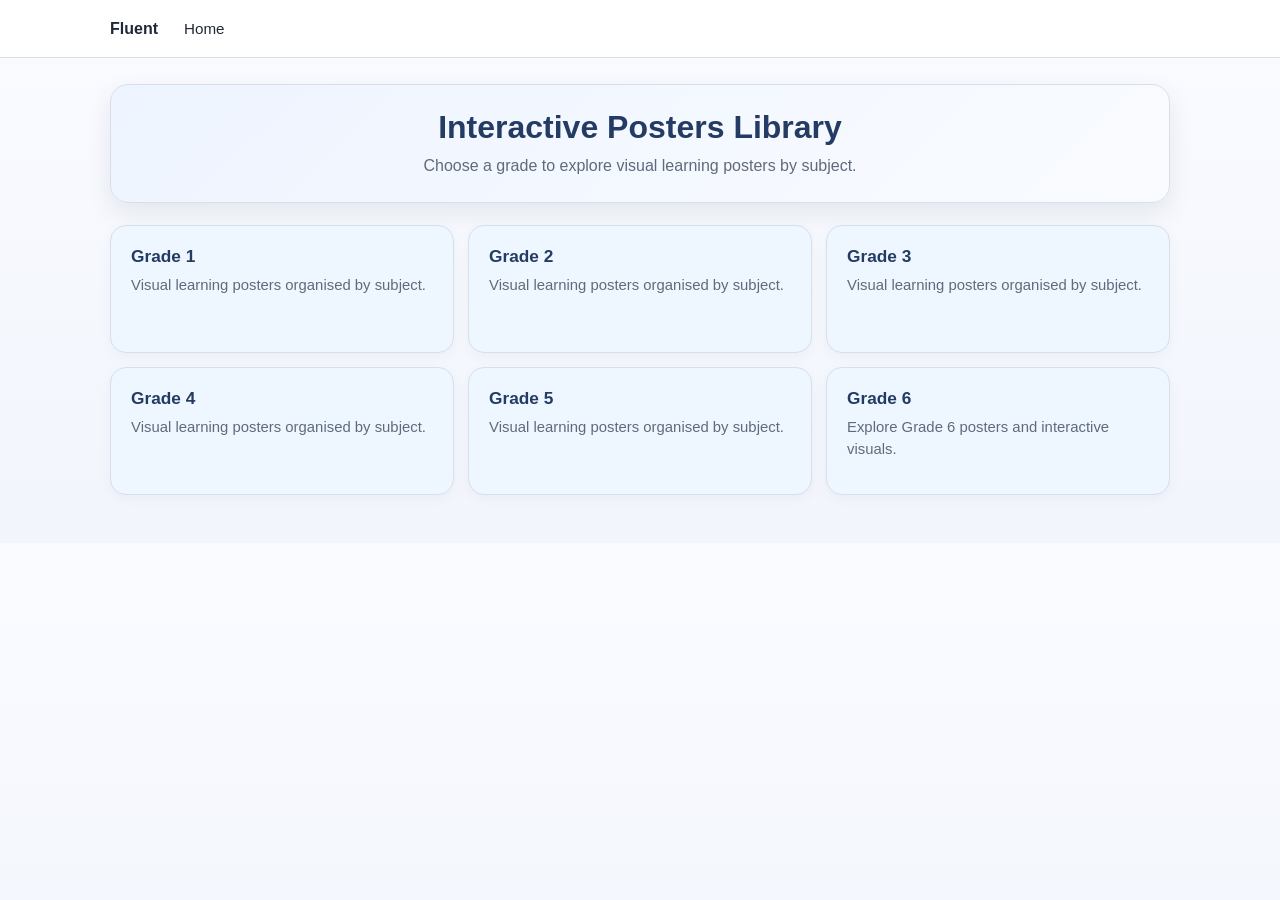
<file: index.html>
<!DOCTYPE html>
<html lang="en">
<head>
  <meta charset="UTF-8" />
  <meta name="viewport" content="width=device-width, initial-scale=1.0" />
  <title>Fluent | Interactive Posters</title>
  <link rel="stylesheet" href="style.css" />
</head>
<body>
  <nav class="topbar" aria-label="Main navigation">
    <div class="topbar-inner">
      <span class="brand">Fluent</span>
      <a class="top-link" href="index.html">Home</a>
    </div>
  </nav>

  <main class="page">
    <header class="hero">
      <h1>Interactive Posters Library</h1>
      <p>Choose a grade to explore visual learning posters by subject.</p>
    </header>

    <section class="tiles" aria-label="Grades">
      <a class="tile" href="grade-1.html">
        <strong>Grade 1</strong>
        <span>Visual learning posters organised by subject.</span>
      </a>

      <a class="tile" href="grade-2.html">
        <strong>Grade 2</strong>
        <span>Visual learning posters organised by subject.</span>
      </a>

      <a class="tile" href="grade-3.html">
        <strong>Grade 3</strong>
        <span>Visual learning posters organised by subject.</span>
      </a>

      <a class="tile" href="grade-4.html">
        <strong>Grade 4</strong>
        <span>Visual learning posters organised by subject.</span>
      </a>

      <a class="tile" href="grade-5.html">
        <strong>Grade 5</strong>
        <span>Visual learning posters organised by subject.</span>
      </a>

      <a class="tile" href="grade-6.html">
        <strong>Grade 6</strong>
        <span>Explore Grade 6 posters and interactive visuals.</span>
      </a>
    </section>
  </main>
</body>
</html>
</file>
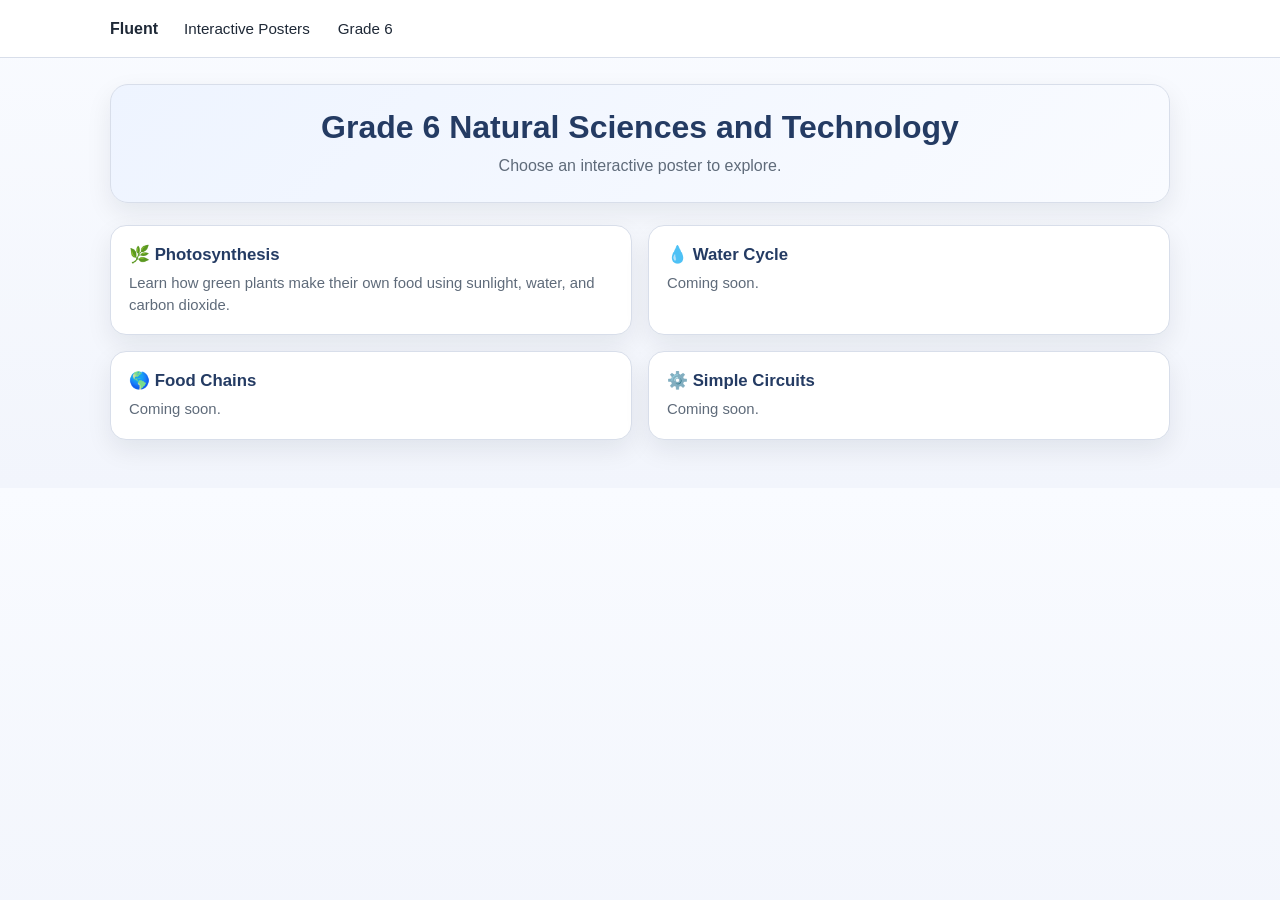
<file: grade-6-natural-sciences.html>
<!DOCTYPE html>
<html lang="en">
<head>
  <meta charset="UTF-8" />
  <meta name="viewport" content="width=device-width, initial-scale=1.0" />
  <title>Fluent | Grade 6 NST</title>
  <link rel="stylesheet" href="style.css" />
</head>
<body>
  <nav class="topbar" aria-label="Main navigation">
    <div class="topbar-inner">
      <span class="brand">Fluent</span>
      <a class="top-link" href="index.html">Interactive Posters</a>
      <a class="top-link" href="grade-6.html">Grade 6</a>
    </div>
  </nav>

  <main class="page">
    <header class="hero">
      <h1>Grade 6 Natural Sciences and Technology</h1>
      <p>Choose an interactive poster to explore.</p>
    </header>

    <section class="poster-grid">
      <a class="poster-card" href="photosynthesis.html">
        <strong>🌿 Photosynthesis</strong>
        <span>Learn how green plants make their own food using sunlight, water, and carbon dioxide.</span>
      </a>

      <a class="poster-card" href="#">
        <strong>💧 Water Cycle</strong>
        <span>Coming soon.</span>
      </a>

      <a class="poster-card" href="#">
        <strong>🌎 Food Chains</strong>
        <span>Coming soon.</span>
      </a>

      <a class="poster-card" href="#">
        <strong>⚙️ Simple Circuits</strong>
        <span>Coming soon.</span>
      </a>
    </section>
  </main>
</body>
</html>
</file>
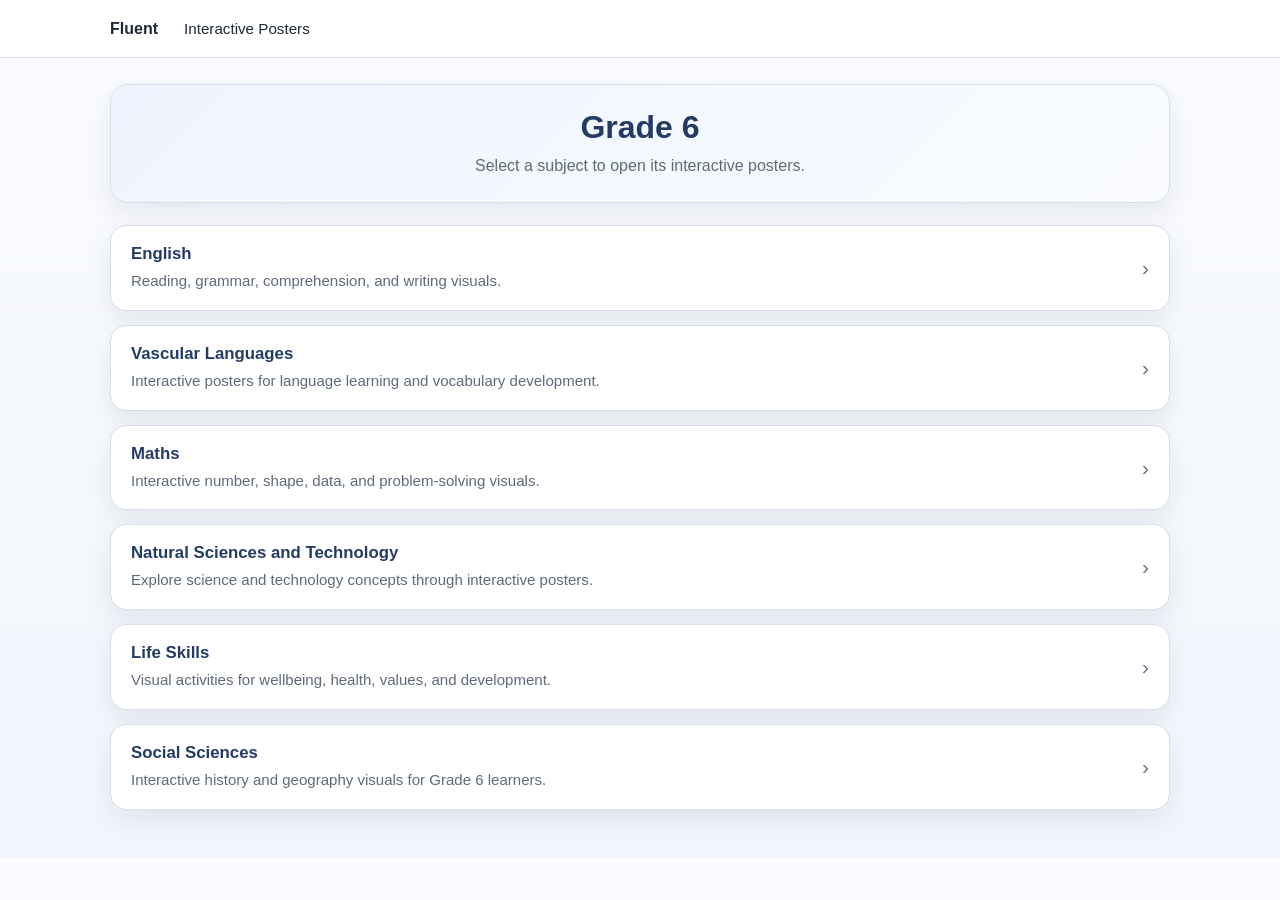
<file: grade-6.html>
<!DOCTYPE html>
<html lang="en">
<head>
  <meta charset="UTF-8" />
  <meta name="viewport" content="width=device-width, initial-scale=1.0" />
  <title>Fluent | Grade 6</title>
  <link rel="stylesheet" href="style.css" />
</head>
<body>
  <nav class="topbar" aria-label="Main navigation">
    <div class="topbar-inner">
      <span class="brand">Fluent</span>
      <a class="top-link" href="index.html">Interactive Posters</a>
    </div>
  </nav>

  <main class="page">
    <header class="hero">
      <h1>Grade 6</h1>
      <p>Select a subject to open its interactive posters.</p>
    </header>

    <section class="subject-list">
      <a class="subject-row" href="#">
        <div class="subject-text">
          <strong>English</strong>
          <span>Reading, grammar, comprehension, and writing visuals.</span>
        </div>
        <div class="arrow">›</div>
      </a>

      <a class="subject-row" href="#">
        <div class="subject-text">
          <strong>Vascular Languages</strong>
          <span>Interactive posters for language learning and vocabulary development.</span>
        </div>
        <div class="arrow">›</div>
      </a>

      <a class="subject-row" href="#">
        <div class="subject-text">
          <strong>Maths</strong>
          <span>Interactive number, shape, data, and problem-solving visuals.</span>
        </div>
        <div class="arrow">›</div>
      </a>

      <a class="subject-row" href="grade-6-natural-sciences.html">
        <div class="subject-text">
          <strong>Natural Sciences and Technology</strong>
          <span>Explore science and technology concepts through interactive posters.</span>
        </div>
        <div class="arrow">›</div>
      </a>

      <a class="subject-row" href="#">
        <div class="subject-text">
          <strong>Life Skills</strong>
          <span>Visual activities for wellbeing, health, values, and development.</span>
        </div>
        <div class="arrow">›</div>
      </a>

      <a class="subject-row" href="#">
        <div class="subject-text">
          <strong>Social Sciences</strong>
          <span>Interactive history and geography visuals for Grade 6 learners.</span>
        </div>
        <div class="arrow">›</div>
      </a>
    </section>
  </main>
</body>
</html>
</file>
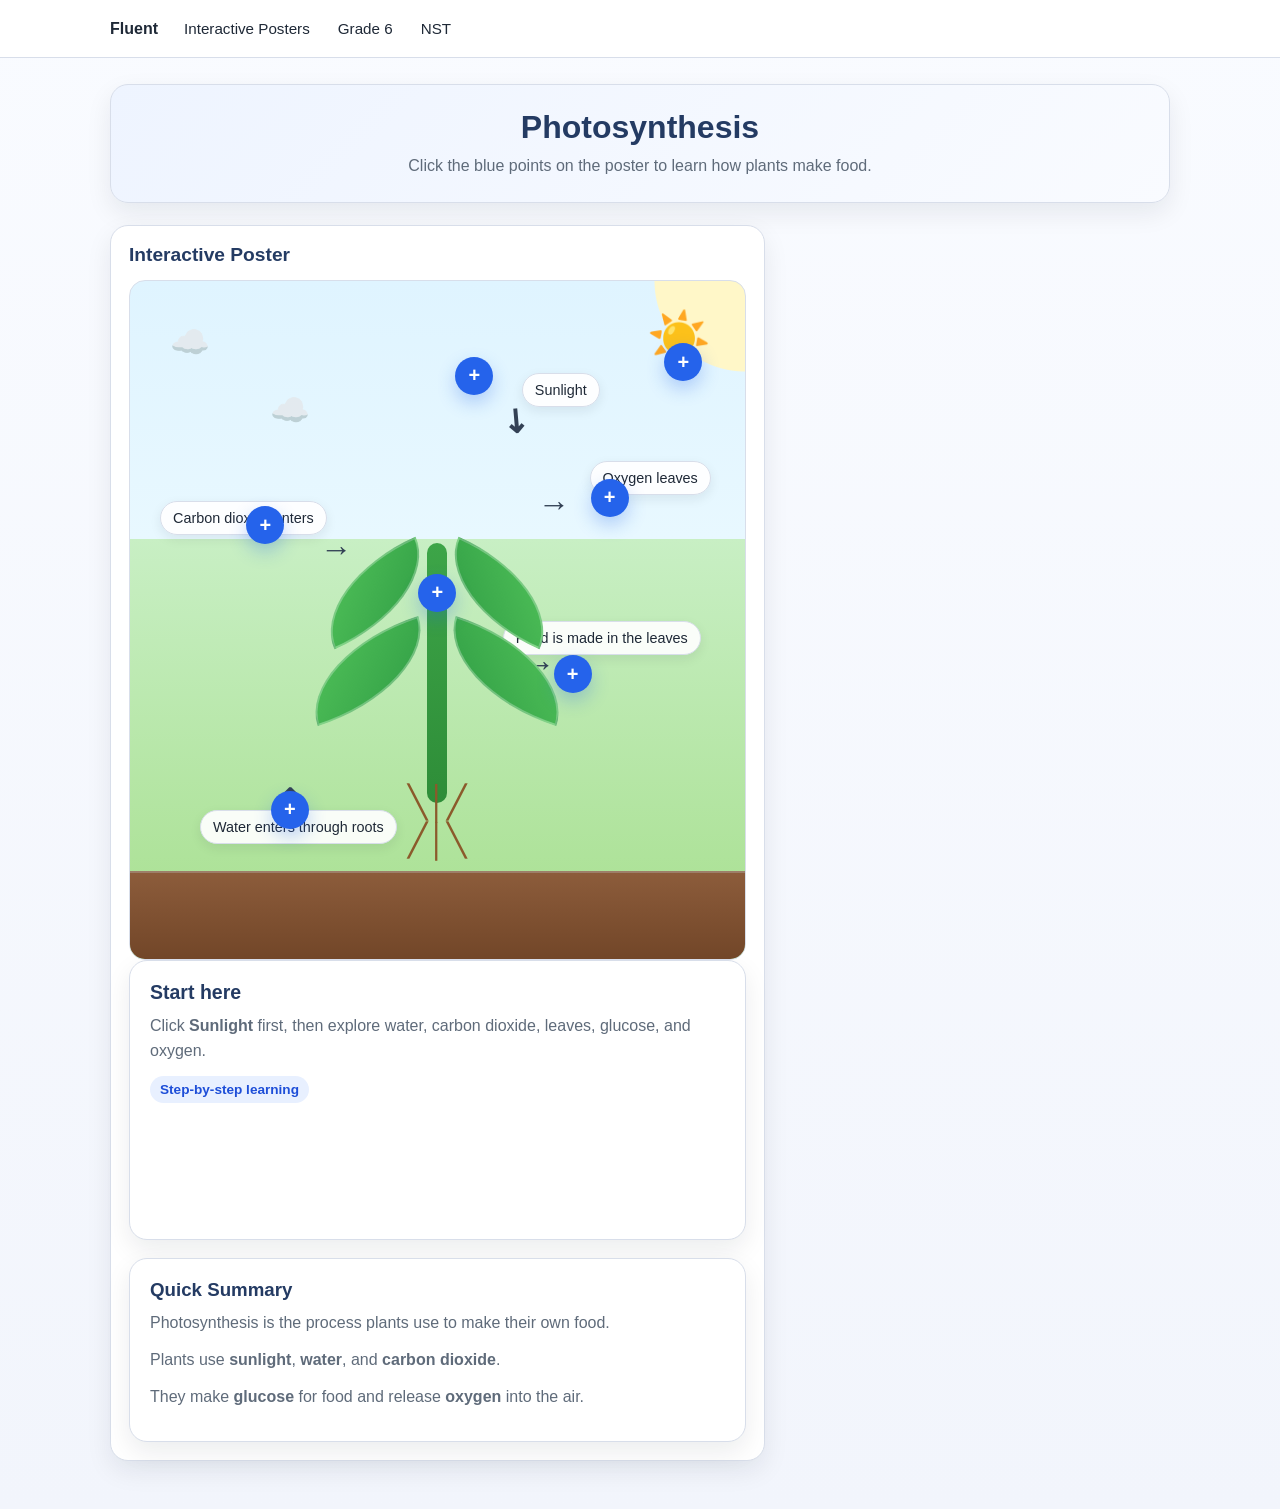
<file: photosynthesis.html>
<!DOCTYPE html>
<html lang="en">
<head>
  <meta charset="UTF-8" />
  <meta name="viewport" content="width=device-width, initial-scale=1.0" />
  <title>Fluent | Photosynthesis</title>
  <link rel="stylesheet" href="style.css" />
</head>
<body>
  <nav class="topbar" aria-label="Main navigation">
    <div class="topbar-inner">
      <span class="brand">Fluent</span>
      <a class="top-link" href="index.html">Interactive Posters</a>
      <a class="top-link" href="grade-6.html">Grade 6</a>
      <a class="top-link" href="grade-6-natural-sciences.html">NST</a>
    </div>
  </nav>

  <main class="page">
    <header class="hero">
      <h1>Photosynthesis</h1>
      <p>Click the blue points on the poster to learn how plants make food.</p>
    </header>

    <section class="poster-wrap">
      <div class="poster-card-shell">
        <h2 class="poster-title">Interactive Poster</h2>

        <div class="poster-stage">
          <div class="sun">☀️</div>
          <div class="cloud one">☁️</div>
          <div class="cloud two">☁️</div>

          <div class="label-pill light-label">Sunlight</div>
          <div class="label-pill co2-label">Carbon dioxide enters</div>
          <div class="label-pill oxygen-label">Oxygen leaves</div>
          <div class="label-pill water-label">Water enters through roots</div>
          <div class="label-pill glucose-label">Food is made in the leaves</div>

          <div class="arrow-flow arrow-light">↘</div>
          <div class="arrow-flow arrow-co2">→</div>
          <div class="arrow-flow arrow-oxygen">→</div>
          <div class="arrow-flow arrow-water">↗</div>
          <div class="arrow-flow arrow-glucose">→</div>

          <div class="plant">
            <div class="stem"></div>
            <div class="leaf left-top"></div>
            <div class="leaf right-top"></div>
            <div class="leaf left-mid"></div>
            <div class="leaf right-mid"></div>
            <div class="roots">╲│╱<br>╱│╲</div>
          </div>

          <div class="soil"></div>

          <button class="hotspot" style="top: 14%; left: 56%;"
  data-title="Photosynthesis"
  data-text="Photosynthesis is the process plants use to make their own food. Plants use sunlight, water, and carbon dioxide to make glucose, and they release oxygen into the air."
  data-tag="Main idea"
  aria-label="Learn about photosynthesis">+</button>

<button class="hotspot" style="top: 12%; left: 90%;"
  data-title="Sunlight"
  data-text="Plants need energy from the Sun. Sunlight is one of the main things needed for photosynthesis."
  data-tag="Energy source"
  aria-label="Learn about sunlight">+</button>

<button class="hotspot" style="top: 36%; left: 22%;"
  data-title="Carbon Dioxide"
  data-text="Carbon dioxide is a gas in the air. Plants take it in through tiny openings in their leaves."
  data-tag="Gas from the air"
  aria-label="Learn about carbon dioxide">+</button>

<button class="hotspot" style="top: 78%; left: 26%;"
  data-title="Water"
  data-text="Water is taken in through the roots and moves up the stem to the leaves."
  data-tag="Taken in by roots"
  aria-label="Learn about water">+</button>

<button class="hotspot" style="top: 46%; left: 50%;"
  data-title="Leaves"
  data-text="Most photosynthesis happens in the leaves. The leaves contain chlorophyll, which helps trap sunlight."
  data-tag="Main place of photosynthesis"
  aria-label="Learn about leaves">+</button>

<button class="hotspot" style="top: 32%; left: 78%;"
  data-title="Oxygen"
  data-text="Plants release oxygen into the air during photosynthesis. Animals and people need oxygen to breathe."
  data-tag="Released into the air"
  aria-label="Learn about oxygen">+</button>

<button class="hotspot" style="top: 58%; left: 72%;"
  data-title="Glucose"
  data-text="Glucose is the food made by the plant during photosynthesis. The plant uses it for energy and growth."
  data-tag="Plant food"
  aria-label="Learn about glucose">+</button>
      </div>

      <div class="sidebar">
        <aside class="info-panel" id="infoPanel">
  <h2>Start here</h2>
  <p>Click <strong>Sunlight</strong> first, then explore water, carbon dioxide, leaves, glucose, and oxygen.</p>
  <span class="tag">Step-by-step learning</span>
</aside>

        <section class="summary-card">
          <h3>Quick Summary</h3>
          <p>Photosynthesis is the process plants use to make their own food.</p>
          <p>Plants use <strong>sunlight</strong>, <strong>water</strong>, and <strong>carbon dioxide</strong>.</p>
          <p>They make <strong>glucose</strong> for food and release <strong>oxygen</strong> into the air.</p>
        </section>
      </div>
    </section>
  </main>

  <script src="script.js"></script>
</body>
</html>
</file>
<file: style.css>
:root {
  --bg: #f7f8fc;
  --surface: #ffffff;
  --surface-soft: #f3f5fb;
  --text: #1f2937;
  --muted: #5f6b7a;
  --line: #d8deea;
  --primary: #2563eb;
  --shadow: 0 10px 26px rgba(15, 23, 42, 0.08);
  --shadow-hover: 0 14px 30px rgba(15, 23, 42, 0.14);
}

* {
  box-sizing: border-box;
}

body {
  margin: 0;
  font-family: Arial, sans-serif;
  color: var(--text);
  background: linear-gradient(180deg, #f9fbff 0%, #f2f5fc 100%);
}

.topbar {
  position: sticky;
  top: 0;
  z-index: 10;
  background: rgba(255, 255, 255, 0.95);
  backdrop-filter: blur(6px);
  border-bottom: 1px solid var(--line);
}

.topbar-inner {
  max-width: 1100px;
  margin: 0 auto;
  padding: 12px 20px;
  display: flex;
  flex-wrap: wrap;
  gap: 8px;
  align-items: center;
}

.brand {
  font-weight: 700;
  margin-right: 8px;
}

.top-link {
  text-decoration: none;
  color: var(--text);
  padding: 8px 10px;
  border-radius: 10px;
  font-size: 0.95rem;
}

.top-link:hover,
.top-link:focus-visible {
  background: var(--surface-soft);
  outline: none;
}

.page {
  max-width: 1100px;
  margin: 0 auto;
  padding: 26px 20px 48px;
}

.hero {
  background: linear-gradient(135deg, #eef4ff 0%, #f9fbff 100%);
  border: 1px solid var(--line);
  border-radius: 18px;
  box-shadow: var(--shadow);
  padding: 24px;
  margin-bottom: 22px;
  text-align: center;
}

.hero h1 {
  margin: 0 0 8px;
  color: #243b63;
}

.hero p {
  margin: 0;
  color: var(--muted);
  line-height: 1.5;
}

.tiles {
  display: grid;
  grid-template-columns: repeat(3, minmax(0, 1fr));
  gap: 14px;
}

.tile {
  display: block;
  text-decoration: none;
  color: var(--text);
  border: 1px solid var(--line);
  border-radius: 16px;
  padding: 20px;
  min-height: 128px;
  background: #eef7ff;
  transition: transform 0.2s ease, box-shadow 0.2s ease, border-color 0.2s ease;
  box-shadow: 0 4px 14px rgba(15, 23, 42, 0.04);
}

.tile:hover,
.tile:focus-visible {
  transform: translateY(-3px);
  box-shadow: var(--shadow-hover);
  border-color: #b8c4de;
  outline: none;
}

.tile strong {
  display: block;
  font-size: 1.08rem;
  margin-bottom: 8px;
  color: #243b63;
}

.tile span {
  display: block;
  font-size: 0.93rem;
  line-height: 1.45;
  color: var(--muted);
}

.subject-list {
  display: grid;
  gap: 14px;
}

.subject-row {
  display: flex;
  justify-content: space-between;
  align-items: center;
  gap: 18px;
  background: var(--surface);
  border: 1px solid var(--line);
  border-radius: 16px;
  padding: 18px 20px;
  text-decoration: none;
  color: inherit;
  box-shadow: var(--shadow);
  transition: transform 0.2s ease, box-shadow 0.2s ease, border-color 0.2s ease;
}

.subject-row:hover,
.subject-row:focus-visible {
  transform: translateY(-2px);
  box-shadow: var(--shadow-hover);
  border-color: #b8c4de;
  outline: none;
}

.subject-text strong {
  display: block;
  margin-bottom: 6px;
  font-size: 1.05rem;
  color: #243b63;
}

.subject-text span {
  display: block;
  color: var(--muted);
  line-height: 1.45;
  font-size: 0.94rem;
}

.arrow {
  font-size: 1.3rem;
  color: #64748b;
  flex-shrink: 0;
}

.poster-grid {
  display: grid;
  grid-template-columns: repeat(2, minmax(0, 1fr));
  gap: 16px;
}

.poster-card {
  display: block;
  text-decoration: none;
  color: inherit;
  background: var(--surface);
  border: 1px solid var(--line);
  border-radius: 16px;
  padding: 18px;
  box-shadow: var(--shadow);
  transition: transform 0.2s ease, box-shadow 0.2s ease, border-color 0.2s ease;
}

.poster-card:hover,
.poster-card:focus-visible {
  transform: translateY(-3px);
  box-shadow: var(--shadow-hover);
  border-color: #b8c4de;
  outline: none;
}

.poster-card strong {
  display: block;
  margin-bottom: 8px;
  color: #243b63;
  font-size: 1.05rem;
}

.poster-card span {
  color: var(--muted);
  line-height: 1.45;
  font-size: 0.93rem;
}

.poster-wrap {
  display: grid;
  grid-template-columns: 1.7fr 1fr;
  gap: 20px;
  align-items: start;
}

.poster-card-shell,
.info-panel,
.summary-card {
  background: var(--surface);
  border: 1px solid var(--line);
  border-radius: 18px;
  box-shadow: var(--shadow);
}

.poster-card-shell {
  padding: 18px;
}

.poster-title {
  margin: 0 0 14px;
  color: #243b63;
  font-size: 1.2rem;
}

.poster-stage {
  position: relative;
  min-height: 680px;
  border-radius: 16px;
  overflow: hidden;
  background:
    radial-gradient(circle at top right, #fff7c8 0 90px, transparent 91px),
    linear-gradient(180deg, #dff4ff 0%, #e8f8ff 38%, #c8efc4 38%, #a7df8e 100%);
  border: 1px solid var(--line);
}

.sun {
  position: absolute;
  top: 28px;
  right: 34px;
  font-size: 3.2rem;
  animation: glow 3s infinite ease-in-out;
}

.cloud {
  position: absolute;
  font-size: 2rem;
  opacity: 0.92;
  animation: float 6s infinite ease-in-out;
}

.cloud.one {
  top: 42px;
  left: 40px;
}

.cloud.two {
  top: 110px;
  left: 140px;
}

@keyframes glow {
  0%, 100% {
    transform: scale(1);
  }
  50% {
    transform: scale(1.08);
  }
}

@keyframes float {
  0% {
    transform: translateX(0);
  }
  50% {
    transform: translateX(10px);
  }
  100% {
    transform: translateX(0);
  }
}

.label-pill {
  position: absolute;
  background: rgba(255, 255, 255, 0.92);
  border: 1px solid var(--line);
  border-radius: 999px;
  padding: 8px 12px;
  font-size: 0.9rem;
  box-shadow: 0 4px 12px rgba(15, 23, 42, 0.08);
}

.co2-label {
  top: 220px;
  left: 30px;
}

.water-label {
  bottom: 115px;
  left: 70px;
}

.oxygen-label {
  top: 180px;
  right: 34px;
}

.glucose-label {
  top: 340px;
  right: 44px;
}

.light-label {
  top: 92px;
  right: 145px;
}

.arrow-flow {
  position: absolute;
  font-size: 2rem;
  color: #334155;
  font-weight: bold;
}

.arrow-light {
  top: 120px;
  right: 215px;
  transform: rotate(40deg);
}

.arrow-co2 {
  top: 250px;
  left: 190px;
}

.arrow-water {
  bottom: 140px;
  left: 145px;
  transform: rotate(-45deg);
}

.arrow-oxygen {
  top: 205px;
  right: 175px;
}

.arrow-glucose {
  top: 365px;
  right: 190px;
}

.plant {
  position: absolute;
  left: 50%;
  bottom: 76px;
  transform: translateX(-50%);
  width: 320px;
  height: 500px;
}

.stem {
  position: absolute;
  left: 50%;
  bottom: 80px;
  transform: translateX(-50%);
  width: 20px;
  height: 260px;
  background: linear-gradient(180deg, #3da548 0%, #2e8d38 100%);
  border-radius: 12px;
}

.leaf {
  position: absolute;
  background: linear-gradient(135deg, #52c35a 0%, #2f9c44 100%);
  border-radius: 100% 0 100% 0;
  border: 2px solid rgba(255, 255, 255, 0.28);
}

.leaf.left-top {
  width: 120px;
  height: 70px;
  left: 38px;
  bottom: 255px;
  transform: rotate(-24deg);
}

.leaf.right-top {
  width: 120px;
  height: 70px;
  right: 38px;
  bottom: 255px;
  transform: rotate(24deg) scaleX(-1);
}

.leaf.left-mid {
  width: 130px;
  height: 74px;
  left: 26px;
  bottom: 175px;
  transform: rotate(-18deg);
}

.leaf.right-mid {
  width: 130px;
  height: 74px;
  right: 26px;
  bottom: 175px;
  transform: rotate(18deg) scaleX(-1);
}

.roots {
  position: absolute;
  left: 50%;
  bottom: 10px;
  transform: translateX(-50%);
  width: 180px;
  height: 90px;
  color: #8b5a2b;
  font-size: 2rem;
  text-align: center;
  line-height: 1.2;
}

.soil {
  position: absolute;
  left: 0;
  right: 0;
  bottom: 0;
  height: 88px;
  background: linear-gradient(180deg, #8c5c3b 0%, #724628 100%);
  border-top: 2px solid rgba(255, 255, 255, 0.3);
}

.hotspot {
  position: absolute;
  width: 38px;
  height: 38px;
  border-radius: 50%;
  border: none;
  background: var(--primary);
  color: white;
  font-size: 20px;
  font-weight: 700;
  cursor: pointer;
  transform: translate(-50%, -50%);
  box-shadow: 0 8px 18px rgba(37, 99, 235, 0.28);
  transition: transform 0.2s ease, box-shadow 0.2s ease, background 0.2s ease;
  animation: pulse 1.8s infinite;
}

.hotspot:hover,
.hotspot:focus-visible {
  transform: translate(-50%, -50%) scale(1.08);
  box-shadow: 0 10px 22px rgba(37, 99, 235, 0.35);
  outline: none;
}

.hotspot.active {
  background: #1d4ed8;
  transform: translate(-50%, -50%) scale(1.15);
  box-shadow: 0 0 0 10px rgba(37, 99, 235, 0.15);
}

.hotspot {
  position: absolute;
  width: 38px;
  height: 38px;
  border-radius: 50%;
  border: none;
  background: var(--primary);
  color: white;
  font-size: 20px;
  font-weight: 700;
  cursor: pointer;
  transform: translate(-50%, -50%);
  box-shadow: 0 8px 18px rgba(37, 99, 235, 0.28);
  transition: transform 0.2s ease, box-shadow 0.2s ease, background 0.2s ease;
  animation: pulse 1.8s infinite;
}
@keyframes pulse {
  0% {
    box-shadow: 0 0 0 0 rgba(37, 99, 235, 0.35);
  }
  70% {
    box-shadow: 0 0 0 12px rgba(37, 99, 235, 0);
  }
  100% {
    box-shadow: 0 0 0 0 rgba(37, 99, 235, 0);
  }
}

.sidebar {
  display: grid;
  gap: 18px;
}

.info-panel {
  padding: 20px;
  min-height: 280px;
}

.info-panel h2 {
  margin-top: 0;
  margin-bottom: 10px;
  font-size: 1.22rem;
  color: #243b63;
}

.info-panel p,
.summary-card p {
  margin: 0 0 12px;
  color: var(--muted);
  line-height: 1.55;
}

.summary-card {
  padding: 20px;
}

.summary-card h3 {
  margin-top: 0;
  margin-bottom: 10px;
  color: #243b63;
}

.tag {
  display: inline-block;
  padding: 6px 10px;
  background: #e8f0ff;
  color: #1d4ed8;
  border-radius: 999px;
  font-size: 0.85rem;
  font-weight: 700;
}

@media (max-width: 950px) {
  .poster-wrap {
    grid-template-columns: 1fr;
  }
}

@media (max-width: 860px) {
  .tiles {
    grid-template-columns: repeat(2, minmax(0, 1fr));
  }
}

@media (max-width: 700px) {
  .poster-grid {
    grid-template-columns: 1fr;
  }
}

@media (max-width: 560px) {
  .page {
    padding: 18px 14px 36px;
  }

  .topbar-inner {
    padding: 10px 14px;
  }

  .tiles {
    grid-template-columns: 1fr;
  }

  .poster-stage {
    min-height: 620px;
  }

  .plant {
    width: 250px;
  }

  .leaf.left-top,
  .leaf.right-top,
  .leaf.left-mid,
  .leaf.right-mid {
    width: 95px;
  }
}
</file>
